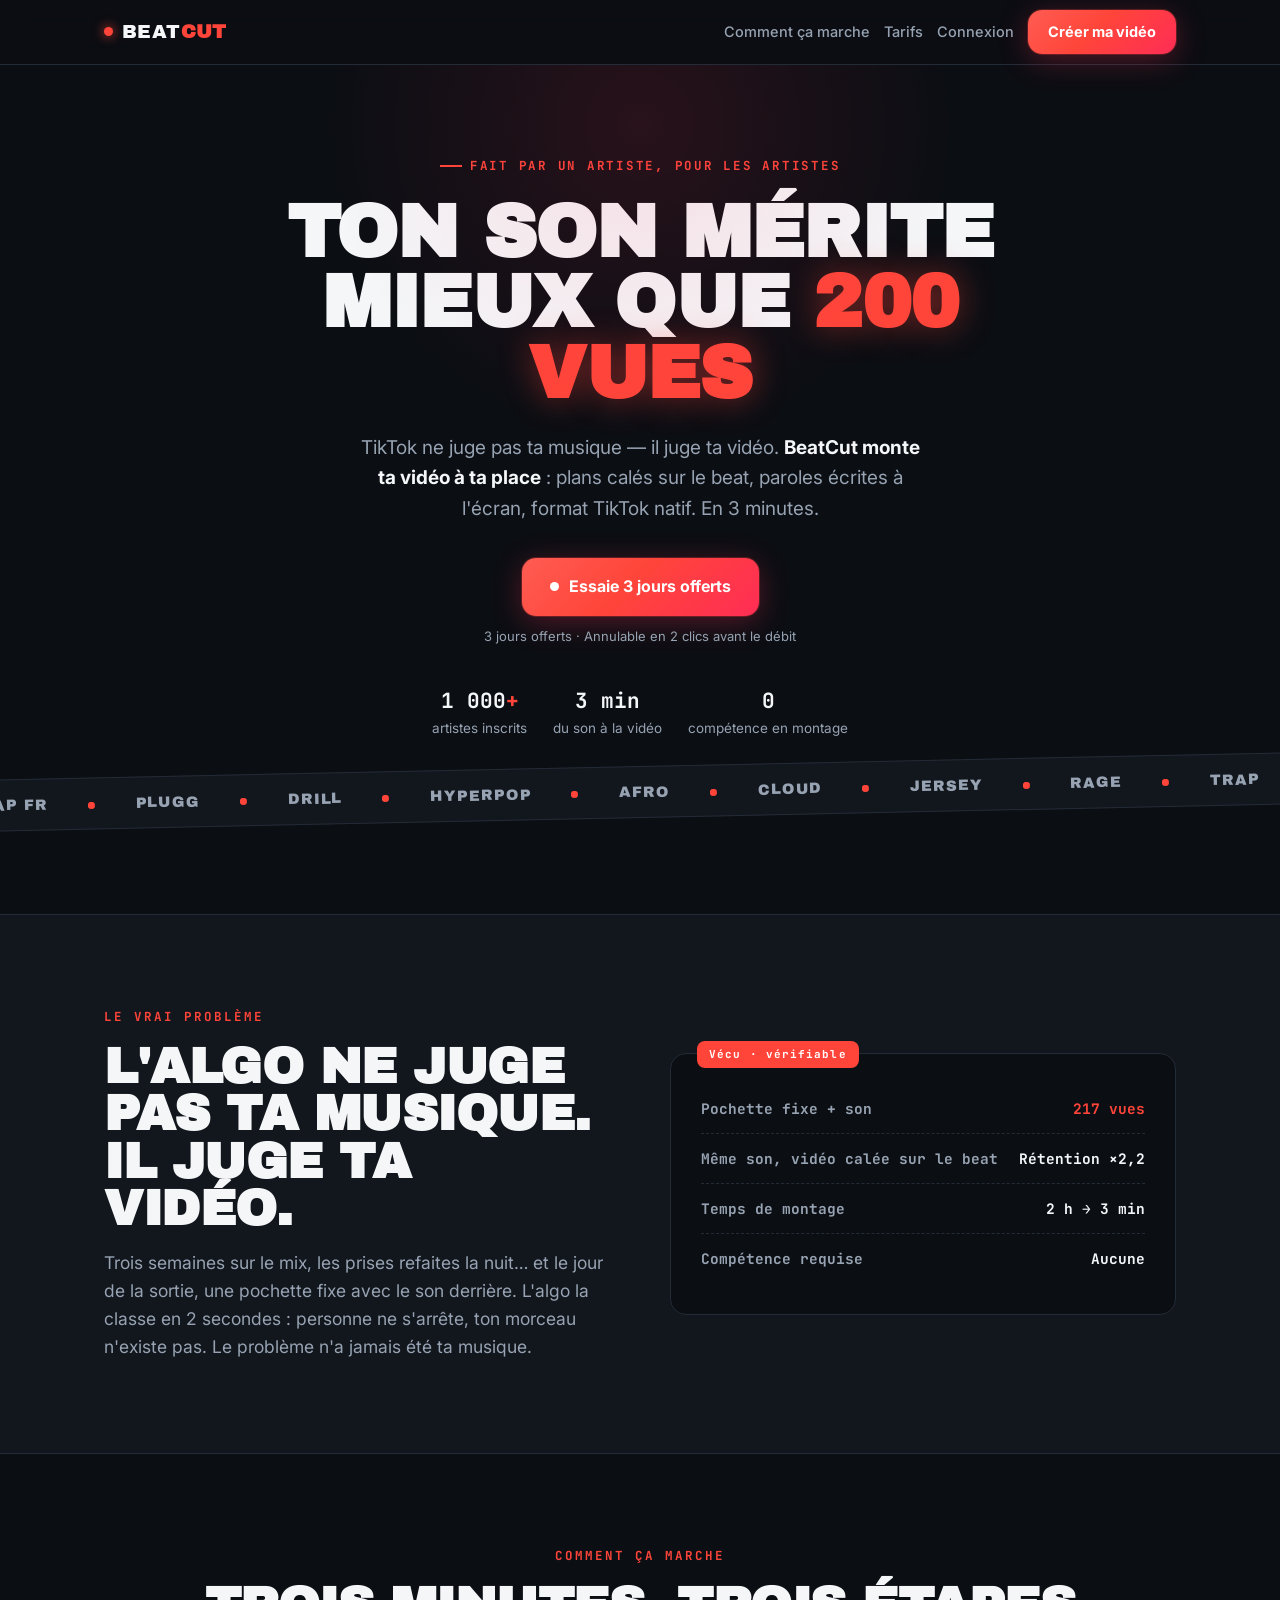
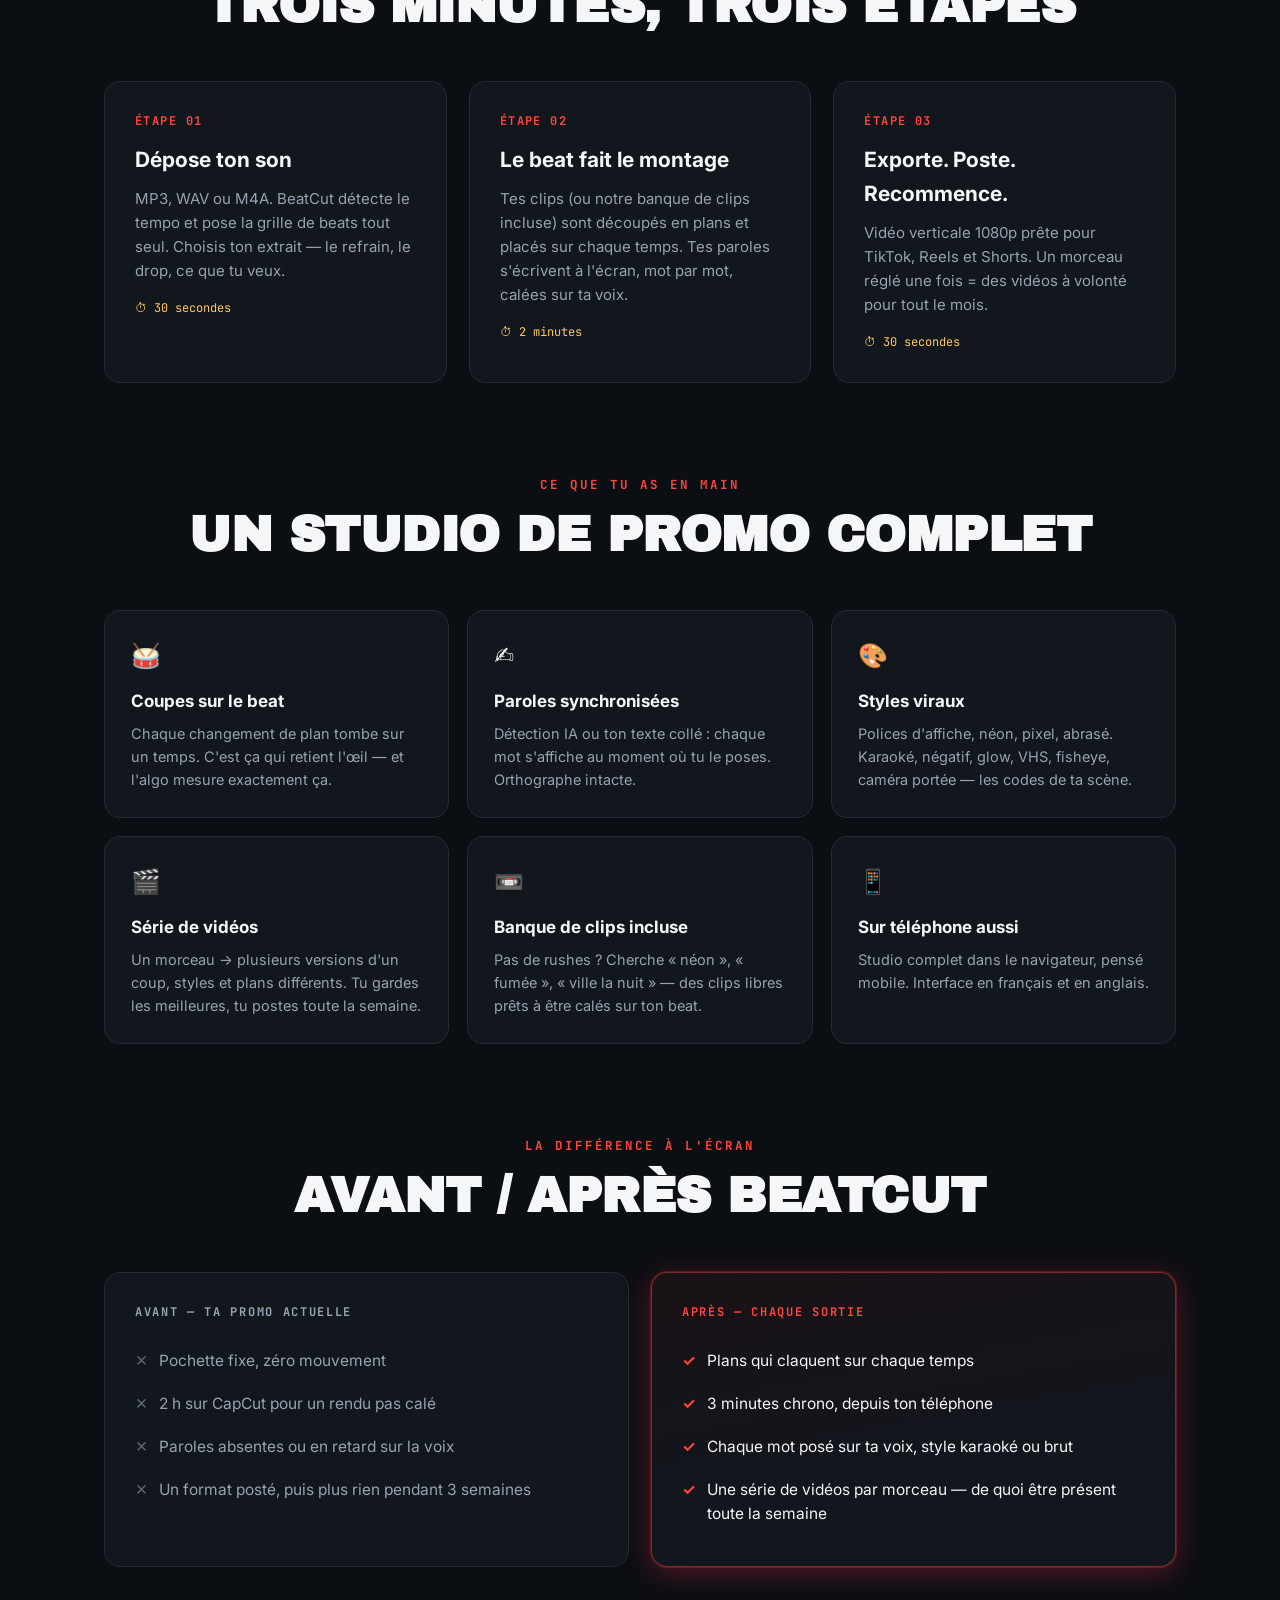
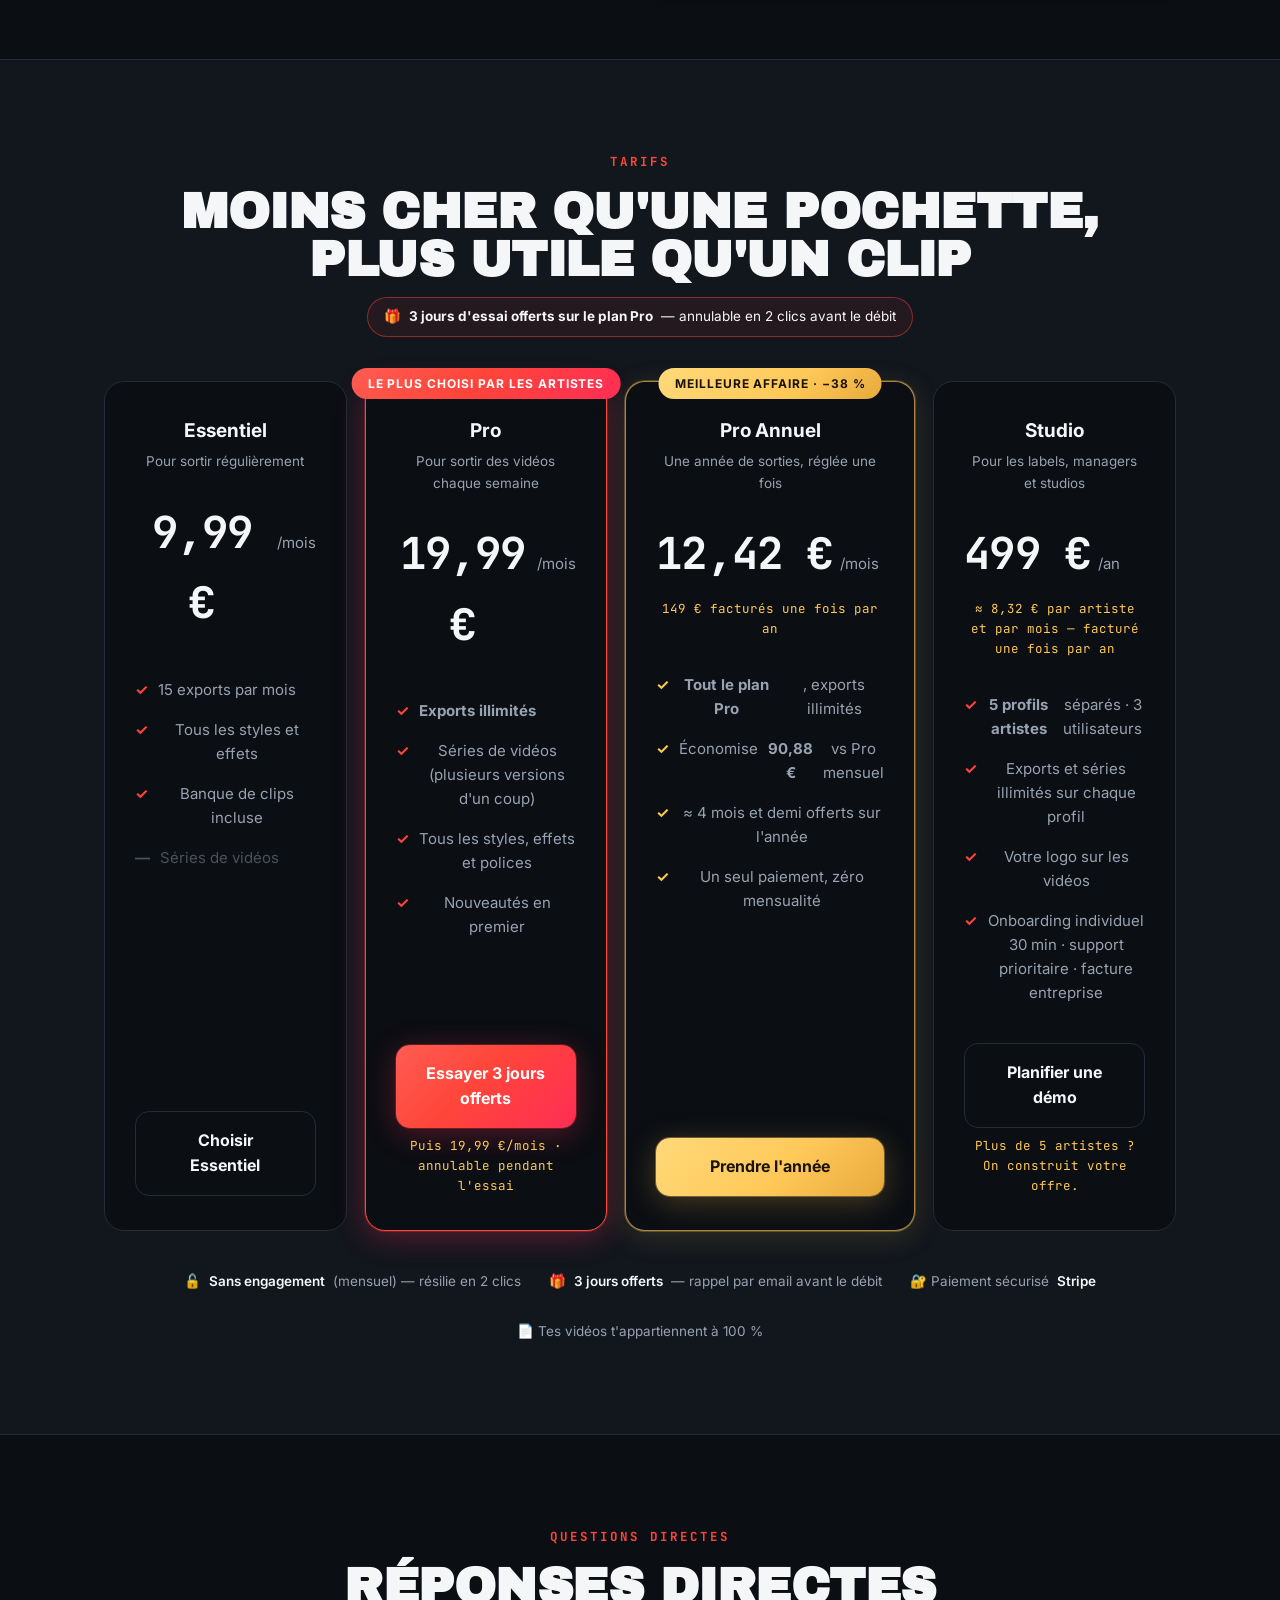
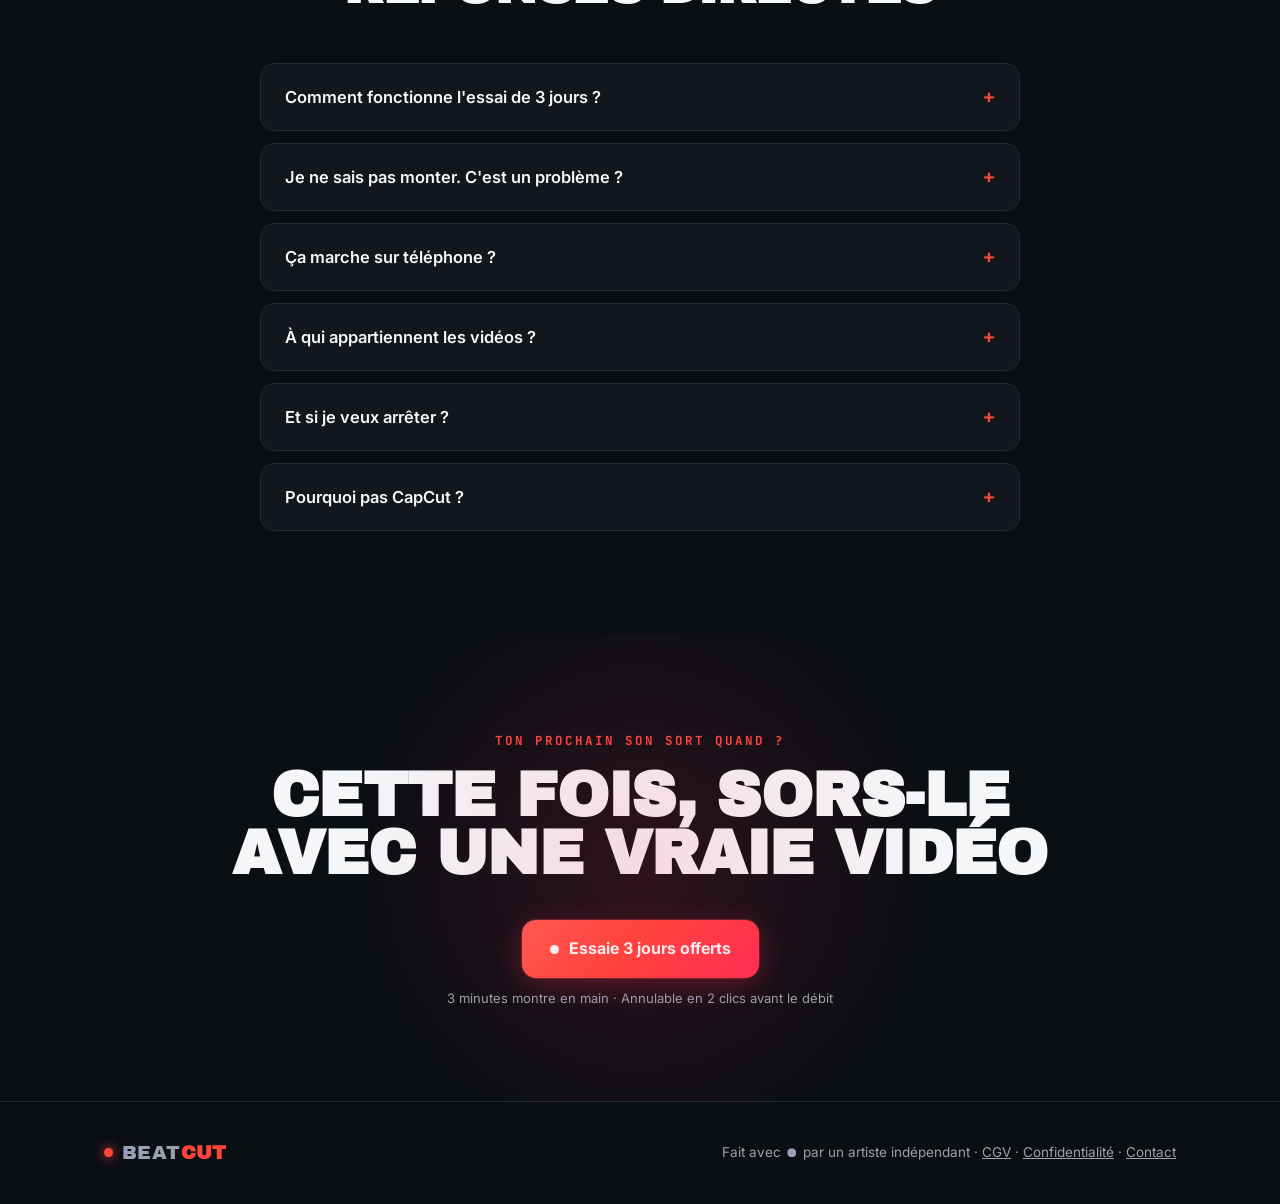
<file: frontend/public/landing-v2-backup.html>
<!DOCTYPE html>
<html lang="fr">
<head>
<meta charset="UTF-8">
<meta name="viewport" content="width=device-width, initial-scale=1.0">
<title>BeatCut — Ton son. Un mois de vidéos.</title>
<meta name="description" content="Dépose ton morceau : BeatCut détecte le tempo, monte tes clips sur le beat et écrit tes paroles à l'écran. 3 jours d'essai offerts — annulable en 2 clics.">
<meta property="og:title" content="BeatCut — Ton son. Un mois de vidéos.">
<meta property="og:description" content="L'outil des artistes : un son → une vidéo TikTok calée sur le beat, en 3 minutes.">
<meta property="og:type" content="website">
<meta property="og:url" content="https://beat-cut.com">
<link rel="preconnect" href="https://fonts.googleapis.com">
<link rel="preconnect" href="https://fonts.gstatic.com" crossorigin>
<link href="https://fonts.googleapis.com/css2?family=Archivo+Black&family=Inter:wght@400;500;600;700&family=JetBrains+Mono:wght@500;700&display=swap" rel="stylesheet">
<style>
/* ============================================================
   BEATCUT LANDING — Nuit de studio · Rouge REC · Or comptable
   Display: Archivo Black · Body: Inter · Timecodes: JetBrains Mono
============================================================ */
:root{
  --ink:#0B0E13; --panel:#12161D; --panel2:#171C25; --line:#232B36;
  --text:#F4F6F8; --muted:#97A3B2;
  --rec:#FF453A; --berry:#FF2D55;
  --gold:#FFC959;
  --grad:linear-gradient(135deg,#FF5C52,var(--rec) 45%,var(--berry));
  --glow:0 0 0 1px rgba(255,69,58,.25),0 6px 30px rgba(255,45,85,.30);
  --r:16px;
}
*{margin:0;padding:0;box-sizing:border-box}
html{scroll-behavior:smooth}
body{background:var(--ink);color:var(--text);font-family:Inter,system-ui,sans-serif;font-size:16px;line-height:1.6;-webkit-font-smoothing:antialiased;overflow-x:hidden}
::selection{background:var(--rec);color:#fff}
img{max-width:100%}
a{color:inherit;text-decoration:none}
.mono{font-family:'JetBrains Mono',monospace}
html{-webkit-text-size-adjust:100%}
html,body{overflow-x:hidden}
.wrap{max-width:1120px;margin:0 auto;padding:0 24px}
.disp{font-family:'Archivo Black',sans-serif;text-transform:uppercase;line-height:.95;letter-spacing:-.01em}

/* ---------- Boutons ---------- */
.btn{display:inline-flex;align-items:center;gap:10px;font-weight:700;font-size:16px;padding:16px 28px;border-radius:14px;border:none;cursor:pointer;transition:transform .15s,box-shadow .2s;font-family:Inter}
.btn.rec{background:var(--grad);color:#fff;box-shadow:var(--glow)}
.btn.rec:hover{transform:translateY(-2px);box-shadow:0 0 0 1px rgba(255,69,58,.4),0 10px 40px rgba(255,45,85,.45)}
.btn.rec:active{transform:scale(.98)}
.btn.ghost{background:transparent;color:var(--text);border:1px solid var(--line)}
.btn.ghost:hover{border-color:var(--rec)}
.btn .dot{width:9px;height:9px;border-radius:50%;background:#fff;animation:blink 1.6s infinite}
@keyframes blink{50%{opacity:.35}}
.under{display:block;margin-top:10px;font-size:13px;color:var(--muted)}

/* ---------- Nav ---------- */
nav{position:sticky;top:0;z-index:100;background:rgba(11,14,19,.82);backdrop-filter:blur(14px);border-bottom:1px solid var(--line)}
.nav-in{display:flex;align-items:center;justify-content:space-between;height:64px}
.logo{display:flex;align-items:center;gap:9px;font-family:'Archivo Black';font-size:19px;letter-spacing:.02em}
.logo i{width:9px;height:9px;border-radius:50%;background:var(--rec);box-shadow:0 0 12px var(--rec);animation:blink 2.2s infinite}
.logo b{color:var(--rec)}
.nav-r{display:flex;gap:14px;align-items:center}
.nav-r a.plain{color:var(--muted);font-size:14.5px;font-weight:500}
.nav-r a.plain:hover{color:var(--text)}
.nav-r .btn{padding:10px 20px;font-size:14.5px}

/* ---------- Bannière promo (optionnelle, honnête) ---------- */
#promo{display:none;background:linear-gradient(90deg,#2A1214,#1E0F16);border-bottom:1px solid rgba(255,69,58,.4);text-align:center;padding:10px 16px;font-size:14px}
#promo b{color:var(--gold)}

/* ---------- HÉRO ---------- */
.hero{position:relative;padding:84px 0 70px;overflow:hidden}
.hero::before{content:'';position:absolute;top:-46%;left:50%;transform:translateX(-50%);width:900px;height:900px;background:radial-gradient(closest-side,rgba(255,45,85,.12),transparent 70%);pointer-events:none}
.hero-in{display:flex;justify-content:center;text-align:center}
.hero-center{max-width:780px}
.hero-center .kicker{justify-content:center}
.hero-center p.lead{margin-left:auto;margin-right:auto;max-width:560px}
.hero-center .proof{justify-content:center}
.kicker{display:inline-flex;align-items:center;gap:8px;font-family:'JetBrains Mono';font-size:12.5px;font-weight:700;letter-spacing:.14em;color:var(--rec);text-transform:uppercase;margin-bottom:22px}
.kicker::before{content:'';width:22px;height:2px;background:var(--rec)}
h1{font-size:clamp(42px,6.2vw,74px)}
h1 .hit{color:var(--rec);text-shadow:0 0 34px rgba(255,69,58,.45)}
.hero p.lead{margin:24px auto 34px;font-size:19px;color:var(--muted);max-width:560px}
.hero p.lead b{color:var(--text)}
.proof{display:flex;gap:26px;margin-top:38px;flex-wrap:wrap}
.proof div{font-size:13.5px;color:var(--muted)}
.proof b{display:block;font-family:'JetBrains Mono';font-size:21px;font-weight:700;color:var(--text)}
.proof b em{font-style:normal;color:var(--rec)}

/* ---------- Ticker ---------- */
.ticker{border-top:1px solid var(--line);border-bottom:1px solid var(--line);background:var(--panel);overflow:hidden;transform:rotate(-1.2deg);margin:26px -20px;padding:13px 0}
.ticker-in{display:flex;gap:38px;white-space:nowrap;animation:tick 26s linear infinite;width:max-content}
.ticker-in span{font-family:'Archivo Black';font-size:15px;text-transform:uppercase;letter-spacing:.06em;color:var(--muted)}
.ticker-in span::after{content:'⏺';color:var(--rec);margin-left:38px;font-size:11px}
@keyframes tick{to{transform:translateX(-50%)}}

/* ---------- Sections ---------- */
section{padding:92px 0}
.sec-head{text-align:center}
.sec-head .sub{margin-left:auto;margin-right:auto}
.eyebrow{font-family:'JetBrains Mono';font-size:12.5px;font-weight:700;letter-spacing:.16em;text-transform:uppercase;color:var(--rec);margin-bottom:16px}
h2{font-size:clamp(30px,4.4vw,50px)}
.sub{color:var(--muted);font-size:17.5px;margin-top:16px;max-width:640px}

/* Problème */
.pain{background:var(--panel);border-top:1px solid var(--line);border-bottom:1px solid var(--line)}
.pain-in{display:grid;grid-template-columns:1fr 1fr;gap:60px;align-items:center}
.views{font-family:'JetBrains Mono';font-weight:700;background:var(--ink);border:1px solid var(--line);border-radius:var(--r);padding:30px;position:relative}
.views .row{display:flex;justify-content:space-between;padding:13px 0;border-bottom:1px dashed var(--line);font-size:14.5px;color:var(--muted)}
.views .row:last-child{border:none}
.views .row b{color:var(--text)}
.views .row.bad b{color:var(--rec)}
.views .tag{position:absolute;top:-13px;left:26px;background:var(--rec);color:#fff;font-size:11px;letter-spacing:.1em;padding:5px 12px;border-radius:8px}

/* 3 étapes — vraie séquence, numéros mérités */
.steps{display:grid;grid-template-columns:repeat(3,1fr);gap:22px;margin-top:52px}
.step{background:var(--panel);border:1px solid var(--line);border-radius:var(--r);padding:30px;position:relative;transition:transform .18s,border-color .18s}
.step:hover{transform:translateY(-4px);border-color:rgba(255,69,58,.4)}
.step .n{font-family:'JetBrains Mono';font-size:12px;font-weight:700;color:var(--rec);letter-spacing:.12em}
.step h3{font-size:21px;margin:12px 0 10px;font-weight:700}
.step p{color:var(--muted);font-size:15px}
.step .t{font-family:'JetBrains Mono';font-size:12px;color:var(--gold);margin-top:16px;display:block}

/* Features */
.feats{display:grid;grid-template-columns:repeat(3,1fr);gap:18px;margin-top:52px}
.feat{background:var(--panel);border:1px solid var(--line);border-radius:var(--r);padding:26px;transition:transform .18s,border-color .18s}
.feat:hover{transform:translateY(-3px);border-color:rgba(255,69,58,.35)}
.feat .ic{font-size:24px;margin-bottom:12px}
.feat h3{font-size:17px;font-weight:700;margin-bottom:7px}
.feat p{color:var(--muted);font-size:14.5px}

/* Avant / Après */
.ba{display:grid;grid-template-columns:1fr 1fr;gap:22px;margin-top:52px}
.ba .side{border-radius:var(--r);border:1px solid var(--line);padding:30px;background:var(--panel)}
.ba .side.after{border-color:rgba(255,69,58,.45);background:linear-gradient(170deg,#1A1216,var(--panel) 60%);box-shadow:var(--glow)}
.ba .lab{font-family:'JetBrains Mono';font-size:12px;font-weight:700;letter-spacing:.14em;text-transform:uppercase;color:var(--muted);margin-bottom:18px}
.ba .side.after .lab{color:var(--rec)}
.ba ul{list-style:none}
.ba li{padding:9px 0;font-size:15.5px;color:var(--muted);display:flex;gap:11px}
.ba li::before{content:'✕';color:#5B6674;font-weight:700}
.ba .after li{color:var(--text)}
.ba .after li::before{content:'✓';color:var(--rec)}

/* Preuve */





/* ---------- PRICING ---------- */
.pricing{background:var(--panel);border-top:1px solid var(--line);border-bottom:1px solid var(--line)}



.plans{display:grid;grid-template-columns:repeat(4,1fr);gap:18px;margin-top:44px;align-items:stretch}
.plan{background:var(--ink);border:1px solid var(--line);border-radius:20px;padding:34px 30px;display:flex;flex-direction:column;position:relative}
.plan.star{border-color:var(--rec);box-shadow:var(--glow);transform:scale(1.03)}
.plan.gold{border-color:rgba(255,201,89,.65);box-shadow:0 0 0 1px rgba(255,201,89,.25),0 6px 30px rgba(255,201,89,.14)}
.plan.gold .badge{background:linear-gradient(135deg,#FFD97A,var(--gold) 60%,#E8A93C);color:#1A1204}
.plan.gold li::before{color:var(--gold)}
.plan .peryear{font-family:'JetBrains Mono';font-size:12.5px;color:var(--gold);margin-top:4px;min-height:18px}
.plan .badge{position:absolute;top:-14px;left:50%;transform:translateX(-50%);background:var(--grad);color:#fff;font-size:12px;font-weight:700;letter-spacing:.08em;text-transform:uppercase;padding:6px 16px;border-radius:20px;white-space:nowrap}
.plan h3{font-size:19px;font-weight:700}
.plan .for{color:var(--muted);font-size:13.5px;margin-top:5px;min-height:20px}
.price{margin:24px 0 6px;display:flex;align-items:baseline;gap:8px}
.price b{font-family:'JetBrains Mono';font-size:44px;font-weight:700;letter-spacing:-.02em}
.price span{color:var(--muted);font-size:15px}


.plan ul{list-style:none;margin:26px 0 30px;flex:1}
.plan li{padding:8px 0;font-size:15px;color:var(--muted);display:flex;gap:10px}
.plan li::before{content:'✓';color:var(--rec);font-weight:700}
.plan li.no{opacity:.45}
.plan li.no::before{content:'—';color:var(--muted)}
.plan .btn{justify-content:center}
.assure{display:flex;gap:28px;justify-content:center;margin-top:40px;flex-wrap:wrap}
.assure div{font-size:13.5px;color:var(--muted);display:flex;align-items:center;gap:8px}
.assure b{color:var(--text);font-weight:600}

/* FAQ */
.faq{max-width:760px;margin:52px auto 0}
.qa{border:1px solid var(--line);border-radius:14px;background:var(--panel);margin-bottom:12px;overflow:hidden}
.qa button{width:100%;text-align:left;background:none;border:none;color:var(--text);font-family:Inter;font-size:16.5px;font-weight:600;padding:20px 24px;cursor:pointer;display:flex;justify-content:space-between;align-items:center;gap:16px}
.qa button::after{content:'+';font-family:'JetBrains Mono';font-size:20px;color:var(--rec);transition:transform .2s}
.qa.open button::after{transform:rotate(45deg)}
.qa .a{max-height:0;overflow:hidden;transition:max-height .3s ease;color:var(--muted);font-size:15.5px}
.qa.open .a{max-height:260px}
.qa .a div{padding:0 24px 22px}

/* CTA final */
.final{text-align:center;position:relative;overflow:hidden}
.final::before{content:'';position:absolute;left:50%;top:50%;transform:translate(-50%,-50%);width:820px;height:820px;background:radial-gradient(closest-side,rgba(255,45,85,.14),transparent 70%);pointer-events:none}
.final h2{font-size:clamp(34px,5.4vw,62px)}
.final .btn{margin-top:36px}

footer{border-top:1px solid var(--line);padding:36px 0;color:var(--muted);font-size:13.5px}
.foot{display:flex;justify-content:space-between;align-items:center;gap:18px;flex-wrap:wrap}

/* Sticky CTA mobile */
#sticky{position:fixed;left:0;right:0;bottom:0;z-index:90;padding:12px 16px calc(12px + env(safe-area-inset-bottom));background:rgba(11,14,19,.9);backdrop-filter:blur(12px);border-top:1px solid var(--line);display:none}
#sticky .btn{width:100%;justify-content:center;padding:15px}

/* Reveal on scroll */
.rv{opacity:0;transform:translateY(22px);transition:opacity .6s ease,transform .6s ease}
.rv.in{opacity:1;transform:none}

/* ---------- Responsive ---------- */
@media (max-width:920px){
  .hero{padding:56px 0 50px}
  .pain-in{grid-template-columns:1fr;gap:40px}
  .steps,.feats{grid-template-columns:1fr}
  .ba,.quotes{grid-template-columns:1fr}
  .plans{grid-template-columns:1fr 1fr;gap:18px}
  .plan.star{transform:none}
  section{padding:66px 0}
  #sticky{display:block}
  footer{padding-bottom:96px}
}
@media (max-width:600px){
  .plans{grid-template-columns:1fr;gap:26px}
  /* --- nav compacte : logo + Connexion + CTA, plus aucun débordement --- */
  .nav-in{height:58px;gap:8px}
  .logo{flex-shrink:0}
  .logo span{font-size:17px}
  .nav-r{gap:12px;flex-shrink:0}
  .nav-r a.plain{display:none}
  .nav-r a.plain[href="/login"]{display:inline;white-space:nowrap;font-size:13.5px}
  .nav-r .btn{padding:9px 14px;font-size:13.5px;white-space:nowrap;border-radius:10px}
  /* --- hero : titre calibré, CTA pleine largeur, un seul CTA visible --- */
  .hero{padding:44px 0 44px}
  h1{font-size:clamp(34px,10.5vw,42px)}
  .disp{overflow-wrap:break-word}
  .hero p.lead{font-size:16px;margin:18px auto 26px}
  .hero .btn{width:100%;justify-content:center;padding:16px}
  .kicker{font-size:11px;letter-spacing:.12em}
  .kicker::before{display:none}
  .proof{gap:18px;margin-top:28px;justify-content:center}
  .proof b{font-size:18px}
  section{padding:54px 0}
  h2.disp{font-size:clamp(26px,7.6vw,34px)}
  .btn{font-size:15px}
}
@media (prefers-reduced-motion:reduce){
  *,.ticker-in{animation:none!important;transition:none!important}
  .rv{opacity:1;transform:none}
}
</style>
</head>
<body>

<div id="promo"><b>-10 %</b> avec le code <b class="mono" id="promoCode">TIKTOK10</b> — pour ceux qui viennent de TikTok ⏺</div>

<nav>
  <div class="wrap nav-in">
    <a class="logo" href="#"><i></i><span>BEAT<b>CUT</b></span></a>
    <div class="nav-r">
      <a class="plain" href="#comment">Comment ça marche</a>
      <a class="plain" href="#tarifs">Tarifs</a>
      <a class="plain" href="/login">Connexion</a>
      <a class="btn rec" href="/login">Créer ma vidéo</a>
    </div>
  </div>
</nav>

<header class="hero">
  <div class="wrap hero-in">
    <div class="hero-center">
      <div class="kicker">Fait par un artiste, pour les artistes</div>
      <h1 class="disp">Ton son mérite<br>mieux que <span class="hit">200 vues</span></h1>
      <p class="lead">TikTok ne juge pas ta musique — il juge ta vidéo. <b>BeatCut monte ta vidéo à ta place</b> : plans calés sur le beat, paroles écrites à l'écran, format TikTok natif. En 3 minutes.</p>
      <a class="btn rec" href="/login"><span class="dot"></span>Essaie 3 jours offerts</a>
      <span class="under">3 jours offerts · Annulable en 2 clics avant le débit</span>
      <div class="proof">
        <div><b>1 000<em>+</em></b>artistes inscrits</div>
        <div><b>3 min</b>du son à la vidéo</div>
        <div><b>0</b>compétence en montage</div>
      </div>
    </div>
  </div>
  <div class="ticker" aria-hidden="true">
    <div class="ticker-in" id="ticker">
      <span>Rap FR</span><span>Plugg</span><span>Drill</span><span>Hyperpop</span><span>Afro</span><span>Cloud</span><span>Jersey</span><span>Rage</span><span>Trap</span><span>Shatta</span>
    </div>
  </div>
</header>

<section class="pain">
  <div class="wrap pain-in">
    <div class="rv">
      <div class="eyebrow">Le vrai problème</div>
      <h2 class="disp">L'algo ne juge pas ta musique.<br>Il juge ta vidéo.</h2>
      <p class="sub">Trois semaines sur le mix, les prises refaites la nuit… et le jour de la sortie, une pochette fixe avec le son derrière. L'algo la classe en 2 secondes : personne ne s'arrête, ton morceau n'existe pas. Le problème n'a jamais été ta musique.</p>
    </div>
    <div class="views rv">
      <div class="tag">Vécu · vérifiable</div>
      <div class="row bad"><span>Pochette fixe + son</span><b>217 vues</b></div>
      <div class="row"><span>Même son, vidéo calée sur le beat</span><b>Rétention ×2,2</b></div>
      <div class="row"><span>Temps de montage</span><b>2 h → 3 min</b></div>
      <div class="row"><span>Compétence requise</span><b>Aucune</b></div>
    </div>
  </div>
</section>

<section id="comment">
  <div class="wrap">
    <div class="rv sec-head">
      <div class="eyebrow">Comment ça marche</div>
      <h2 class="disp">Trois minutes, trois étapes</h2>
    </div>
    <div class="steps">
      <div class="step rv">
        <div class="n mono">ÉTAPE 01</div>
        <h3>Dépose ton son</h3>
        <p>MP3, WAV ou M4A. BeatCut détecte le tempo et pose la grille de beats tout seul. Choisis ton extrait — le refrain, le drop, ce que tu veux.</p>
        <span class="t mono">⏱ 30 secondes</span>
      </div>
      <div class="step rv">
        <div class="n mono">ÉTAPE 02</div>
        <h3>Le beat fait le montage</h3>
        <p>Tes clips (ou notre banque de clips incluse) sont découpés en plans et placés sur chaque temps. Tes paroles s'écrivent à l'écran, mot par mot, calées sur ta voix.</p>
        <span class="t mono">⏱ 2 minutes</span>
      </div>
      <div class="step rv">
        <div class="n mono">ÉTAPE 03</div>
        <h3>Exporte. Poste. Recommence.</h3>
        <p>Vidéo verticale 1080p prête pour TikTok, Reels et Shorts. Un morceau réglé une fois = des vidéos à volonté pour tout le mois.</p>
        <span class="t mono">⏱ 30 secondes</span>
      </div>
    </div>
  </div>
</section>

<section style="padding-top:0">
  <div class="wrap">
    <div class="rv sec-head">
      <div class="eyebrow">Ce que tu as en main</div>
      <h2 class="disp">Un studio de promo complet</h2>
    </div>
    <div class="feats">
      <div class="feat rv"><div class="ic">🥁</div><h3>Coupes sur le beat</h3><p>Chaque changement de plan tombe sur un temps. C'est ça qui retient l'œil — et l'algo mesure exactement ça.</p></div>
      <div class="feat rv"><div class="ic">✍️</div><h3>Paroles synchronisées</h3><p>Détection IA ou ton texte collé : chaque mot s'affiche au moment où tu le poses. Orthographe intacte.</p></div>
      <div class="feat rv"><div class="ic">🎨</div><h3>Styles viraux</h3><p>Polices d'affiche, néon, pixel, abrasé. Karaoké, négatif, glow, VHS, fisheye, caméra portée — les codes de ta scène.</p></div>
      <div class="feat rv"><div class="ic">🎬</div><h3>Série de vidéos</h3><p>Un morceau → plusieurs versions d'un coup, styles et plans différents. Tu gardes les meilleures, tu postes toute la semaine.</p></div>
      <div class="feat rv"><div class="ic">📼</div><h3>Banque de clips incluse</h3><p>Pas de rushes ? Cherche « néon », « fumée », « ville la nuit » — des clips libres prêts à être calés sur ton beat.</p></div>
      <div class="feat rv"><div class="ic">📱</div><h3>Sur téléphone aussi</h3><p>Studio complet dans le navigateur, pensé mobile. Interface en français et en anglais.</p></div>
    </div>
  </div>
</section>

<section style="padding-top:0">
  <div class="wrap">
    <div class="rv sec-head">
      <div class="eyebrow">La différence à l'écran</div>
      <h2 class="disp">Avant / Après BeatCut</h2>
    </div>
    <div class="ba">
      <div class="side rv">
        <div class="lab">Avant — ta promo actuelle</div>
        <ul>
          <li>Pochette fixe, zéro mouvement</li>
          <li>2 h sur CapCut pour un rendu pas calé</li>
          <li>Paroles absentes ou en retard sur la voix</li>
          <li>Un format posté, puis plus rien pendant 3 semaines</li>
        </ul>
      </div>
      <div class="side after rv">
        <div class="lab">Après — chaque sortie</div>
        <ul>
          <li>Plans qui claquent sur chaque temps</li>
          <li>3 minutes chrono, depuis ton téléphone</li>
          <li>Chaque mot posé sur ta voix, style karaoké ou brut</li>
          <li>Une série de vidéos par morceau — de quoi être présent toute la semaine</li>
        </ul>
      </div>
    </div>
  </div>
</section>



<section class="pricing" id="tarifs">
  <div class="wrap" style="text-align:center">
    <div class="rv">
      <div class="eyebrow">Tarifs</div>
      <h2 class="disp">Moins cher qu'une pochette,<br>plus utile qu'un clip</h2>
      <div style="display:inline-flex;align-items:center;gap:8px;margin-top:14px;border:1px solid rgba(255,69,58,.45);background:rgba(255,69,58,.08);border-radius:999px;padding:8px 16px;font-size:13.5px">🎁 <b>3 jours d'essai offerts sur le plan Pro</b> — annulable en 2 clics avant le débit</div>
    </div>
    <div class="plans">
      <div class="plan rv">
        <h3>Essentiel</h3>
        <div class="for">Pour sortir régulièrement</div>
        <div class="price"><b>9,99 €</b><span>/mois</span></div>
        <ul>
          <li>15 exports par mois</li>
          <li>Tous les styles et effets</li>
          <li>Banque de clips incluse</li>
          <li class="no">Séries de vidéos</li>
        </ul>
        <a class="btn ghost" href="/login">Choisir Essentiel</a>
      </div>
      <div class="plan star rv">
        <div class="badge">Le plus choisi par les artistes</div>
        <h3>Pro</h3>
        <div class="for">Pour sortir des vidéos chaque semaine</div>
        <div class="price"><b>19,99 €</b><span>/mois</span></div>
        <ul>
          <li><b>Exports illimités</b></li>
          <li>Séries de vidéos (plusieurs versions d'un coup)</li>
          <li>Tous les styles, effets et polices</li>
          <li>Nouveautés en premier</li>
        </ul>
        <a class="btn rec" href="/login" style="justify-content:center">Essayer 3 jours offerts</a>
        <div class="peryear" style="margin-top:8px">Puis 19,99 €/mois · annulable pendant l'essai</div>
      </div>
      <div class="plan gold rv">
        <div class="badge">Meilleure affaire · −38 %</div>
        <h3>Pro Annuel</h3>
        <div class="for">Une année de sorties, réglée une fois</div>
        <div class="price"><b>12,42 €</b><span>/mois</span></div>
        <div class="peryear">149 € facturés une fois par an</div>
        <ul>
          <li><b>Tout le plan Pro</b>, exports illimités</li>
          <li>Économise <b>90,88 €</b> vs Pro mensuel</li>
          <li>≈ 4 mois et demi offerts sur l'année</li>
          <li>Un seul paiement, zéro mensualité</li>
        </ul>
        <a class="btn rec" href="/login" style="justify-content:center;background:linear-gradient(135deg,#FFD97A,var(--gold) 55%,#E8A93C);color:#1A1204;box-shadow:0 0 0 1px rgba(255,201,89,.35),0 6px 30px rgba(255,201,89,.25)">Prendre l'année</a>
      </div>
      <div class="plan rv">
        <h3>Studio</h3>
        <div class="for">Pour les labels, managers et studios</div>
        <div class="price"><b>499 €</b><span>/an</span></div>
        <div class="peryear">≈ 8,32 € par artiste et par mois — facturé une fois par an</div>
        <ul>
          <li><b>5 profils artistes</b> séparés · 3 utilisateurs</li>
          <li>Exports et séries illimités sur chaque profil</li>
          <li>Votre logo sur les vidéos</li>
          <li>Onboarding individuel 30 min · support prioritaire · facture entreprise</li>
        </ul>
        <a class="btn ghost" href="mailto:jules.beatcut@gmail.com?subject=D%C3%A9mo%20BeatCut%20Studio">Planifier une démo</a>
        <div class="peryear" style="margin-top:8px">Plus de 5 artistes ? On construit votre offre.</div>
      </div>
    </div>
    <div class="assure rv">
      <div>🔓 <b>Sans engagement</b> (mensuel) — résilie en 2 clics</div>
      <div>🎁 <b>3 jours offerts</b> — rappel par email avant le débit</div>
      <div>🔐 Paiement sécurisé <b>Stripe</b></div>
      <div>📄 Tes vidéos t'appartiennent à 100 %</div>
    </div>
  </div>
</section>

<section>
  <div class="wrap">
    <div class="rv" style="text-align:center">
      <div class="eyebrow">Questions directes</div>
      <h2 class="disp">Réponses directes</h2>
    </div>
    <div class="faq">
      <div class="qa rv"><button onclick="qa(this)">Comment fonctionne l'essai de 3 jours ?</button>
        <div class="a"><div>Tu choisis le plan Pro, ta carte est enregistrée (paiement sécurisé Stripe) et tu as immédiatement l'accès complet pendant 3 jours. On t'envoie un rappel par email avant le débit, et tu peux annuler en 2 clics jusqu'au dernier moment — si tu annules pendant l'essai, rien n'est débité.</div></div></div>
      <div class="qa rv"><button onclick="qa(this)">Je ne sais pas monter. C'est un problème ?</button>
        <div class="a"><div>C'est exactement pour toi. Tu déposes ton son, le tempo et les plans se règlent seuls. La seule décision que tu prends, c'est le style — et il y a des presets.</div></div></div>
      <div class="qa rv"><button onclick="qa(this)">Ça marche sur téléphone ?</button>
        <div class="a"><div>Oui, le studio complet tourne dans le navigateur du téléphone (Chrome ou Safari — pas le navigateur intégré de TikTok, qui bloque les téléchargements de vidéos).</div></div></div>
      <div class="qa rv"><button onclick="qa(this)">À qui appartiennent les vidéos ?</button>
        <div class="a"><div>À toi, entièrement, usage commercial compris. BeatCut ne pose aucun droit sur ton contenu et n'ajoute aucun watermark sur tes vidéos.</div></div></div>
      <div class="qa rv"><button onclick="qa(this)">Et si je veux arrêter ?</button>
        <div class="a"><div>Résiliation en 2 clics depuis ton compte, effective à la fin de la période payée. Pas de mail à envoyer, pas de rétention forcée.</div></div></div>
      <div class="qa rv"><button onclick="qa(this)">Pourquoi pas CapCut ?</button>
        <div class="a"><div>CapCut est un excellent éditeur généraliste — si tu as 2 h et l'œil pour caler chaque coupe à la main. BeatCut fait une seule chose : des vidéos de musique calées sur le beat, automatiquement. C'est l'outil de l'artiste pressé, pas celui du monteur.</div></div></div>
    </div>
  </div>
</section>

<section class="final">
  <div class="wrap rv">
    <div class="eyebrow" style="justify-content:center;display:inline-flex">Ton prochain son sort quand ?</div>
    <h2 class="disp">Cette fois, sors-le<br>avec une vraie vidéo</h2>
    <a class="btn rec" href="/login"><span class="dot"></span>Essaie 3 jours offerts</a>
    <span class="under">3 minutes montre en main · Annulable en 2 clics avant le débit</span>
  </div>
</section>

<footer>
  <div class="wrap foot">
    <a class="logo" href="#"><i></i><span>BEAT<b>CUT</b></span></a>
    <div>Fait avec ⏺ par un artiste indépendant · <a href="/cgv" style="text-decoration:underline">CGV</a> · <a href="/confidentialite" style="text-decoration:underline">Confidentialité</a> · <a href="/contact" style="text-decoration:underline">Contact</a></div>
  </div>
</footer>

<div id="sticky"><a class="btn rec" href="/login"><span class="dot"></span>Essaie 3 jours offerts</a></div>

<script>
/* ---------- Ticker : dupliquer pour boucler ---------- */
(function(){const t=document.getElementById('ticker');t.innerHTML+=t.innerHTML;})();

/* ---------- FAQ ---------- */
function qa(btn){ btn.parentElement.classList.toggle('open'); }

/* ---------- Reveal au scroll ---------- */
(function(){
  const io=new IntersectionObserver(es=>es.forEach(e=>{if(e.isIntersecting){e.target.classList.add('in');io.unobserve(e.target);}}),{threshold:.12});
  document.querySelectorAll('.rv').forEach(el=>io.observe(el));
})();

/* ---------- CTA sticky : ne s'affiche qu'une fois le CTA du hero hors écran (évite le doublon) ---------- */
(function(){
  const st=document.getElementById('sticky');
  const heroCta=document.querySelector('.hero .btn');
  if(!st||!heroCta||!('IntersectionObserver' in window)) return;
  st.style.display='none';
  new IntersectionObserver(en=>{ st.style.display=en[0].isIntersecting?'none':''; },{threshold:0}).observe(heroCta);
})();

/* ---------- Bannière promo : activable par Jules ----------
   Pour activer : décommente la ligne, mets ton vrai code actif.
   RÈGLE : jamais de fausse urgence — la bannière ne s'affiche que si un code tourne vraiment. */
// document.getElementById('promo').style.display='block';
</script>
</body>
</html>
</file>
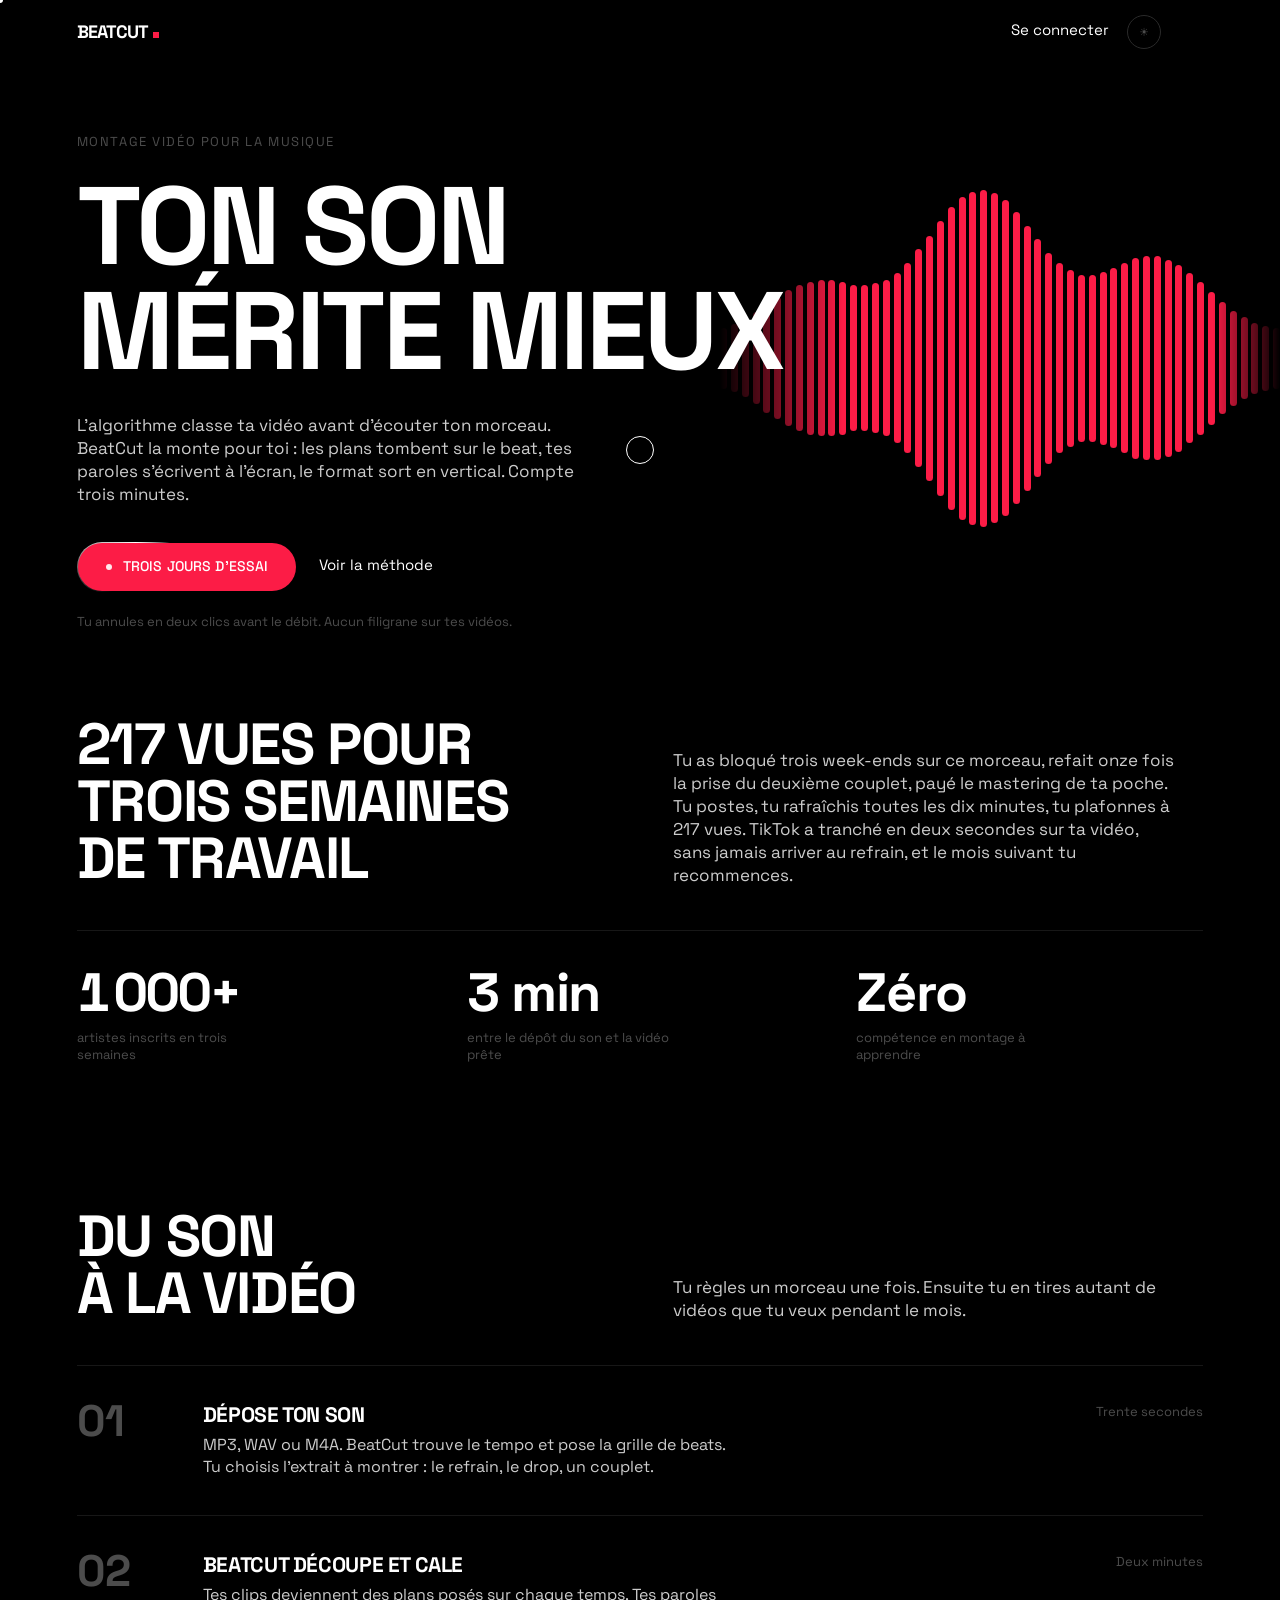
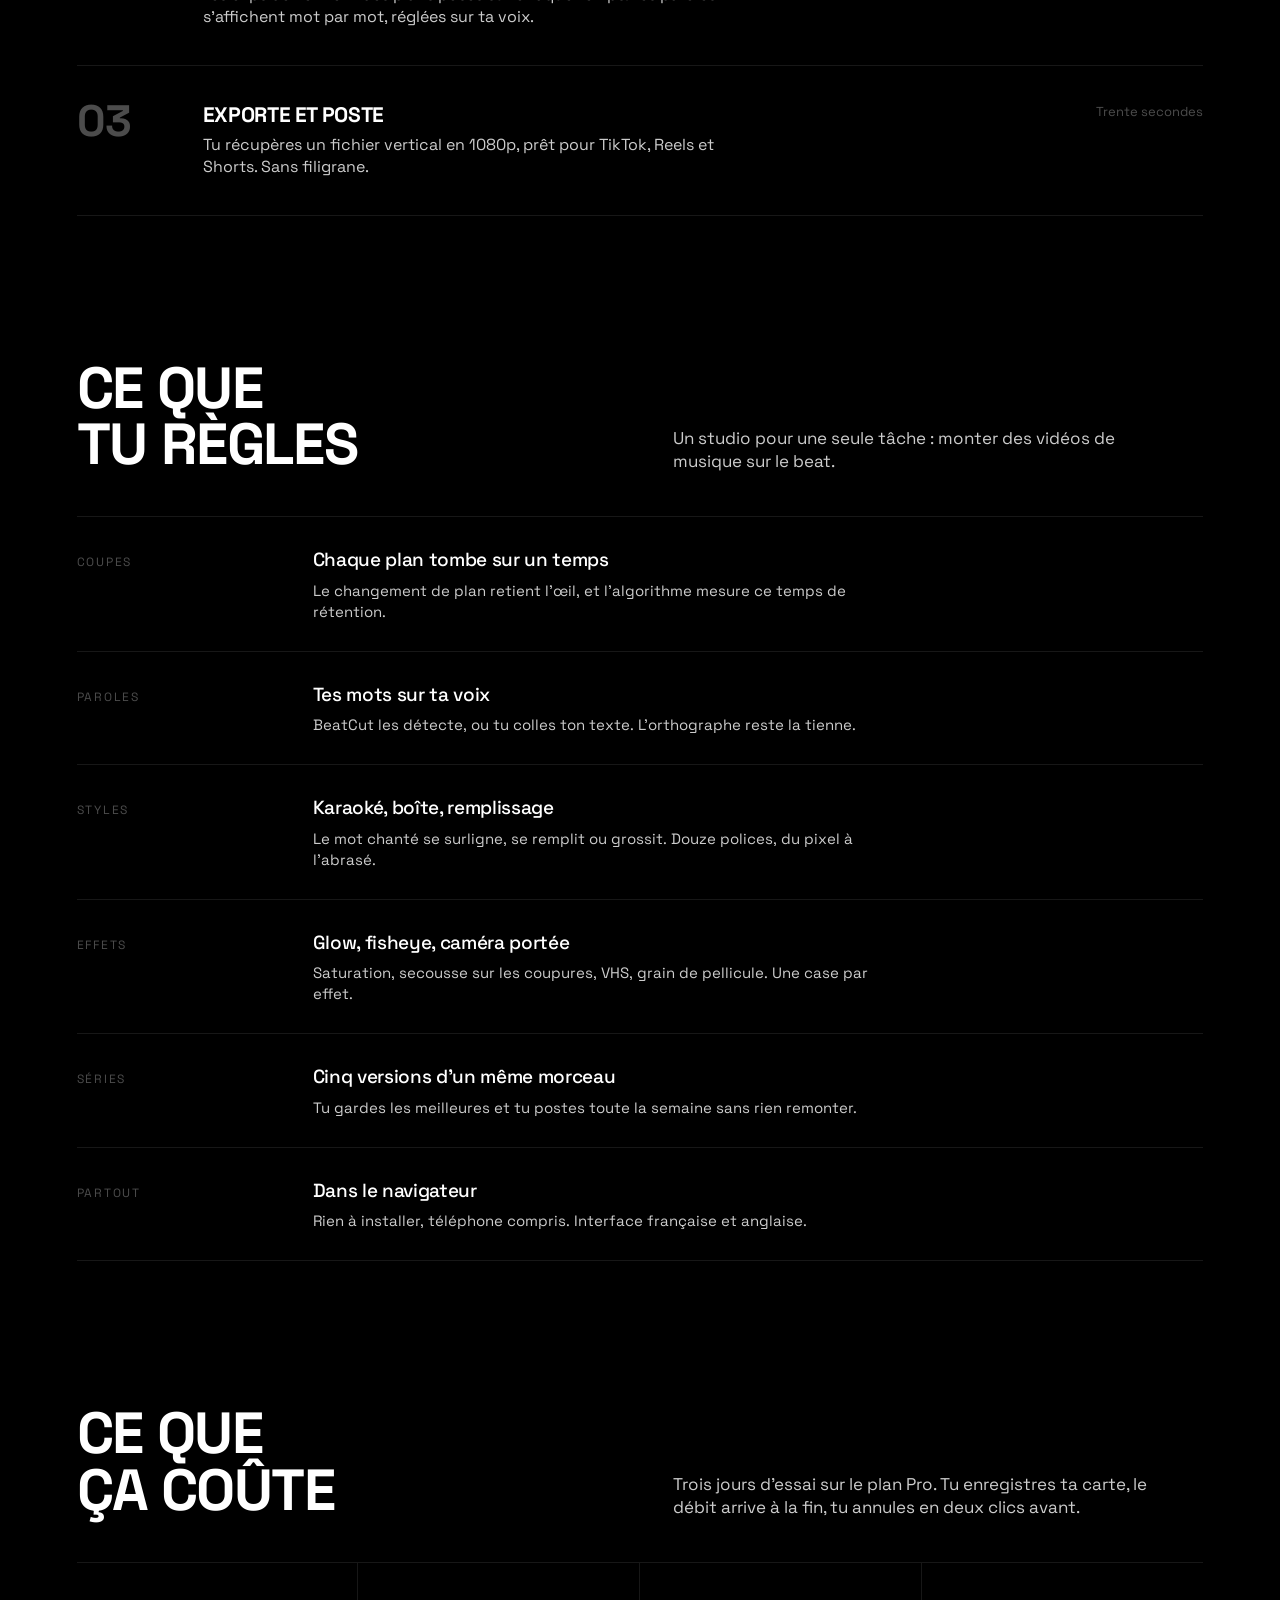
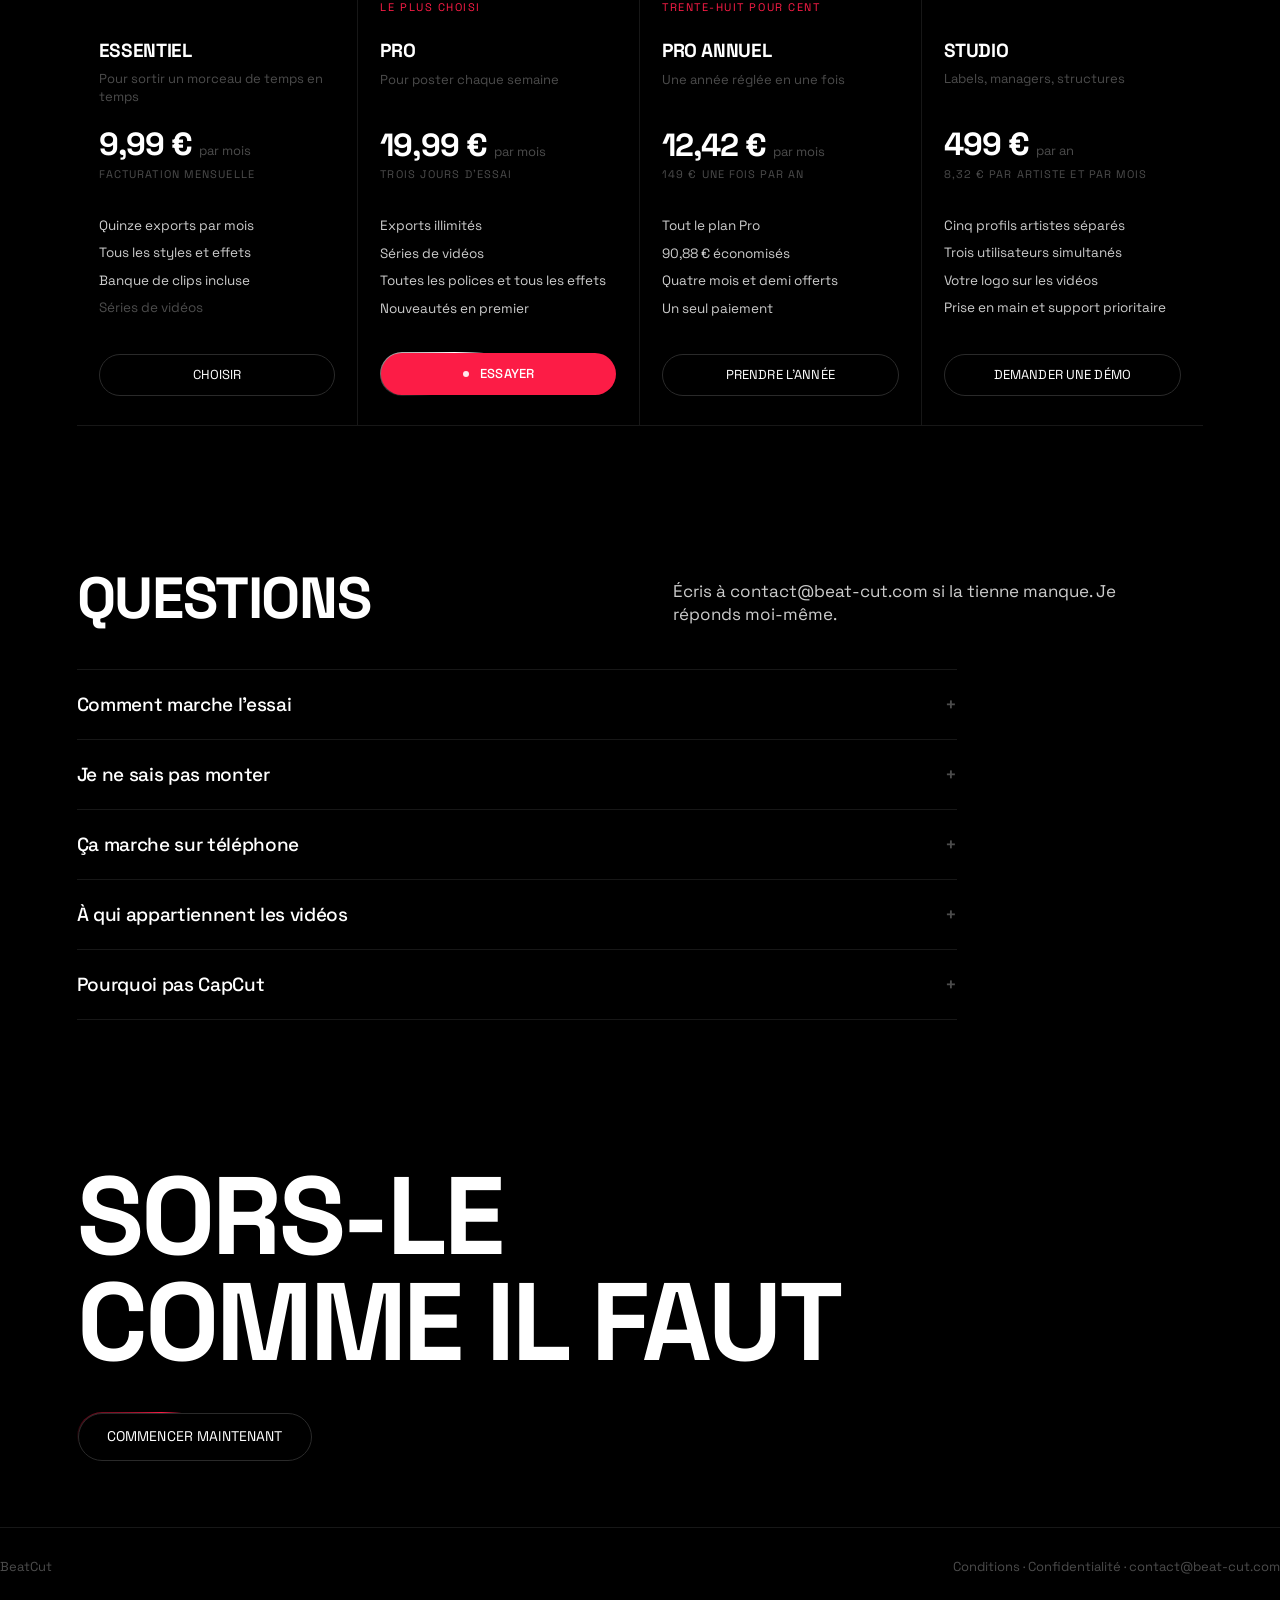
<file: frontend/public/landing.html>
<!DOCTYPE html>
<html lang="fr" data-theme="dark">
<head>
<meta charset="UTF-8">
<meta name="viewport" content="width=device-width, initial-scale=1">
<title>BeatCut — Ton son mérite mieux</title>
<meta name="description" content="Dépose ton morceau. BeatCut trouve le tempo, pose les plans sur le beat et écrit tes paroles à l'écran. Trois jours d'essai sur le plan Pro.">
<link rel="preconnect" href="https://fonts.googleapis.com"><link rel="preconnect" href="https://fonts.gstatic.com" crossorigin>
<link href="https://fonts.googleapis.com/css2?family=Space+Grotesk:wght@300;400;500;700&display=swap" rel="stylesheet">
<style>
/* ============================================================
   BEATCUT — Monument obsidienne, signal cramoisi.
   Une famille. Cinq couleurs. Une pilule rouge par écran.
   Aucune ombre. Aucun rayon hors pilules.
============================================================ */
:root{
  --void:#000; --ash:#cccccc; --frost:#ffffff; --graphite:#4c4c4c; --crimson:#fc1c46;
  --hair:#171717; --hair-2:#2a2a2a;
  --font:'Space Grotesk',ui-sans-serif,system-ui,-apple-system,sans-serif;
  --pill:9999px; --ease:cubic-bezier(.2,.7,.2,1);
  --s7:7px; --s9:9px; --s22:22px; --s29:29px; --s36:36px; --s43:43px; --s65:65px; --s72:72px; --s86:86px;
  --max:1400px;
}
[data-theme="light"]{
  --void:#ffffff; --ash:#3d3d3d; --frost:#000000; --graphite:#8a8a8a; --crimson:#e5062f;
  --hair:#e8e8e8; --hair-2:#d2d2d2;
}
*{margin:0;padding:0;box-sizing:border-box}
html{scroll-behavior:smooth;background:var(--void)}
body{background:var(--void);color:var(--ash);font-family:var(--font);font-size:16px;line-height:1.5;
  -webkit-font-smoothing:antialiased;overflow-x:hidden;transition:background .3s var(--ease),color .3s var(--ease)}
::selection{background:var(--crimson);color:#fff}
a{color:inherit;text-decoration:none}
button{background:none;border:none;font-family:inherit;color:inherit}
.wrap{max-width:var(--max);margin:0 auto;padding:0 clamp(22px,6vw,126px)}

/* ---------- Type ---------- */
.display{font-size:clamp(42px,8.6vw,112px);font-weight:700;line-height:.96;letter-spacing:-.028em;text-transform:uppercase;color:var(--frost)}
.h-lg{font-size:clamp(30px,4.6vw,58px);font-weight:700;line-height:.98;letter-spacing:-.024em;text-transform:uppercase;color:var(--frost)}
.h-sm{font-size:21px;font-weight:700;line-height:1.2;letter-spacing:-.018em;text-transform:uppercase;color:var(--frost)}
.lead{font-size:17px;line-height:1.35;color:var(--ash);max-width:46ch}
.eyebrow{font-size:13px;text-transform:uppercase;letter-spacing:.12em;color:var(--graphite)}
.meta{font-size:13px;color:var(--graphite);line-height:1.3}

/* ---------- Curseur ---------- */
@media (hover:hover) and (pointer:fine){
  body{cursor:none}
  a,button,input,label,[data-hit]{cursor:none}
  .cur,.cur-ring{position:fixed;top:0;left:0;z-index:999;pointer-events:none;border-radius:var(--pill);mix-blend-mode:difference}
  .cur{width:6px;height:6px;background:#fff;transform:translate(-50%,-50%)}
  .cur-ring{width:28px;height:28px;border:1px solid #fff;transition:width .22s var(--ease),height .22s var(--ease),opacity .22s}
  body.hit .cur-ring{width:48px;height:48px}
  body.hit .cur{opacity:0}
  body.down .cur-ring{width:20px;height:20px}
}

/* ---------- Boutons ---------- */
.pill{display:inline-flex;align-items:center;gap:11px;background:var(--crimson);color:#fff;border-radius:var(--pill);
  padding:0 28px;height:48px;font-size:14px;font-weight:500;text-transform:uppercase;letter-spacing:.01em;
  transition:background .18s var(--ease),transform .18s var(--ease)}
.pill:hover{background:#ff3559}
.pill:active{transform:scale(.98)}
.pill .dot{width:6px;height:6px;border-radius:var(--pill);background:#fff;opacity:.9}
/* Liseré qui tourne autour des actions à repérer */
.halo{position:relative;display:inline-block;border-radius:var(--pill);padding:1px;overflow:hidden;isolation:isolate}
.halo::before{content:'';position:absolute;inset:-160%;z-index:-1;
  background:conic-gradient(from 0deg,transparent 0 70%,var(--frost) 82%,transparent 90%);
  animation:turn 5s linear infinite}
.halo.soft::before{background:conic-gradient(from 0deg,transparent 0 74%,var(--crimson) 85%,transparent 92%);animation-duration:6.5s}
@keyframes turn{to{transform:rotate(360deg)}}
.pill-ghost{display:inline-flex;align-items:center;gap:11px;background:var(--void);color:var(--frost);
  border:1px solid var(--hair-2);border-radius:var(--pill);padding:0 28px;height:48px;font-size:14px;
  text-transform:uppercase;letter-spacing:.01em;transition:border-color .2s var(--ease)}
.pill-ghost:hover{border-color:var(--frost)}
.link{position:relative;display:inline-block;color:var(--frost);font-size:15px;padding-bottom:3px}
.link::after{content:'';position:absolute;left:0;bottom:0;width:100%;height:1px;background:currentColor;
  transform:scaleX(0);transform-origin:right;transition:transform .3s var(--ease)}
.link:hover::after{transform:scaleX(1);transform-origin:left}

/* ---------- En-tête ---------- */
.head{position:fixed;top:0;left:0;right:0;z-index:120;height:64px;
  background:color-mix(in srgb,var(--void) 82%,transparent);backdrop-filter:blur(10px)}
.head-in{max-width:var(--max);margin:0 auto;padding:0 clamp(22px,6vw,126px);height:100%;
  display:flex;align-items:center;justify-content:space-between;gap:var(--s22)}
.mark{display:inline-flex;align-items:flex-end;font-weight:700;font-size:18px;letter-spacing:-.045em;
  color:var(--frost);text-transform:uppercase;line-height:1}
.mark i{width:6px;height:6px;background:var(--crimson);margin-left:5px;margin-bottom:3px}
.head-r{display:flex;align-items:center;gap:18px}
.theme{width:34px;height:34px;border:1px solid var(--hair-2);border-radius:var(--pill);display:grid;place-items:center;
  font-size:11px;color:var(--graphite);transition:border-color .2s,color .2s}
.theme:hover{border-color:var(--frost);color:var(--frost)}
.burger{width:24px;height:12px;display:flex;flex-direction:column;justify-content:space-between}
.burger span{display:block;height:1px;background:var(--frost);transition:transform .3s var(--ease),opacity .2s}
body.menu .burger span:nth-child(1){transform:translateY(5.5px) rotate(45deg)}
body.menu .burger span:nth-child(2){opacity:0}
body.menu .burger span:nth-child(3){transform:translateY(-5.5px) rotate(-45deg)}
.overlay{position:fixed;inset:0;z-index:110;background:var(--void);display:flex;align-items:center;
  clip-path:inset(0 0 100% 0);transition:clip-path .5s var(--ease);pointer-events:none}
body.menu .overlay{clip-path:inset(0 0 0 0);pointer-events:auto}
.overlay nav{display:flex;flex-direction:column;gap:6px}
.overlay nav a{font-size:clamp(30px,5vw,58px);font-weight:700;line-height:1.05;letter-spacing:-.024em;
  text-transform:uppercase;color:var(--frost);opacity:.32;transition:opacity .25s var(--ease)}
.overlay nav a:hover{opacity:1}

/* ---------- Héro ---------- */
.hero{position:relative;padding:132px 0 var(--s86);overflow:hidden}
.hero .wrap{position:relative;z-index:2}
.hero .lead{margin-top:var(--s29)}
.acts{display:flex;align-items:center;gap:var(--s22);margin-top:var(--s36);flex-wrap:wrap}
.wf{position:absolute;z-index:1;right:0;top:50%;transform:translateY(-50%);
  width:min(560px,46vw);height:min(340px,34vw);display:flex;align-items:center;gap:4px;pointer-events:none;
  -webkit-mask-image:linear-gradient(90deg,transparent,#000 22%,#000 88%,transparent);
  mask-image:linear-gradient(90deg,transparent,#000 22%,#000 88%,transparent)}
.wf i{flex:1;background:var(--crimson);border-radius:var(--pill);transform-origin:center;
  animation:pulse 1.1s var(--ease) infinite alternate;will-change:transform}
@keyframes pulse{from{transform:scaleY(.34)}to{transform:scaleY(1)}}
@media (max-width:960px){.wf{display:none}}

/* ---------- Rythme ---------- */
section{padding:var(--s72) 0}
.sec-head{display:grid;grid-template-columns:1fr 1fr;gap:var(--s65);align-items:end;margin-bottom:var(--s43)}
@media (max-width:900px){.sec-head{grid-template-columns:1fr;gap:var(--s22)}}

.figs{display:grid;grid-template-columns:repeat(3,1fr);gap:var(--s43);border-top:1px solid var(--hair);padding-top:var(--s36)}
.fig b{display:block;font-size:clamp(34px,4.4vw,54px);font-weight:700;line-height:.98;letter-spacing:-.024em;
  color:var(--frost);font-variant-numeric:tabular-nums}
.fig span{display:block;margin-top:var(--s9);font-size:13px;color:var(--graphite);max-width:26ch;line-height:1.35}
@media (max-width:760px){.figs{grid-template-columns:1fr;gap:var(--s22)}}

.steps{border-top:1px solid var(--hair)}
.step{display:grid;grid-template-columns:90px 1fr 200px;gap:var(--s36);align-items:start;
  padding:var(--s36) 0;border-bottom:1px solid var(--hair)}
.step .no{font-size:clamp(28px,3.6vw,44px);font-weight:700;line-height:.9;letter-spacing:-.024em;
  color:var(--graphite);transition:color .3s var(--ease)}
.step:hover .no{color:var(--crimson)}
.step p{margin-top:var(--s7);font-size:16px;color:var(--ash);line-height:1.4;max-width:54ch}
.step .t{font-size:13px;color:var(--graphite);text-align:right}
@media (max-width:900px){.step{grid-template-columns:1fr;gap:var(--s9)}.step .t{text-align:left}}

.caps{border-top:1px solid var(--hair)}
.cap{display:grid;grid-template-columns:200px 1fr;gap:var(--s36);padding:var(--s29) 0;
  border-bottom:1px solid var(--hair);align-items:baseline}
.cap .k{font-size:12px;text-transform:uppercase;letter-spacing:.14em;color:var(--graphite);transition:color .25s var(--ease)}
.cap:hover .k{color:var(--crimson)}
.cap h3{font-size:19px;font-weight:500;color:var(--frost);letter-spacing:-.018em}
.cap p{margin-top:5px;color:var(--ash);line-height:1.4;max-width:58ch;font-size:15px}
@media (max-width:900px){.cap{grid-template-columns:1fr;gap:var(--s7)}}

.plans{display:grid;grid-template-columns:repeat(4,1fr);border-top:1px solid var(--hair);border-bottom:1px solid var(--hair)}
.plan{padding:var(--s36) var(--s22) var(--s29);border-right:1px solid var(--hair);display:flex;flex-direction:column}
.plan:last-child{border-right:none}
.plan .tagline{min-height:16px;font-size:11px;letter-spacing:.14em;text-transform:uppercase;color:var(--crimson);margin-bottom:var(--s22)}
.plan h3{font-size:19px;font-weight:700;text-transform:uppercase;letter-spacing:-.02em;color:var(--frost)}
.plan .who{margin-top:5px;font-size:13px;color:var(--graphite);min-height:36px;line-height:1.35}
.plan .amt{margin:var(--s22) 0 5px;display:flex;align-items:baseline;gap:7px}
.plan .amt b{font-size:32px;font-weight:700;letter-spacing:-.03em;color:var(--frost);line-height:1}
.plan .amt span{font-size:13px;color:var(--graphite)}
.plan .note{font-size:11px;letter-spacing:.1em;text-transform:uppercase;color:var(--graphite);min-height:24px}
.plan ul{list-style:none;margin:var(--s22) 0 var(--s29);flex:1}
.plan li{font-size:13.5px;color:var(--ash);padding:5px 0;line-height:1.3}
.plan li.off{color:var(--graphite)}
.plan .pill,.plan .pill-ghost{height:42px;font-size:13px;padding:0 20px;justify-content:center}
.plan .halo{width:100%;display:block}
.plan .halo .pill{width:100%;height:42px;font-size:13px}
@media (max-width:1000px){.plans{grid-template-columns:1fr 1fr}.plan{border-bottom:1px solid var(--hair)}.plan:nth-child(2){border-right:none}}
@media (max-width:620px){.plans{grid-template-columns:1fr}.plan{border-right:none}}

.faq{border-top:1px solid var(--hair);max-width:880px}
.qa{border-bottom:1px solid var(--hair)}
.qa>button{width:100%;display:flex;justify-content:space-between;align-items:center;gap:var(--s29);
  padding:var(--s22) 0;text-align:left;font-size:19px;font-weight:500;color:var(--frost);letter-spacing:-.018em}
.qa>button i{font-style:normal;font-size:19px;color:var(--graphite);transition:transform .3s var(--ease),color .2s}
.qa.open>button i{transform:rotate(45deg);color:var(--crimson)}
.qa .a{max-height:0;overflow:hidden;transition:max-height .35s var(--ease)}
.qa.open .a{max-height:240px}
.qa .a p{padding-bottom:var(--s22);color:var(--ash);line-height:1.45;max-width:66ch;font-size:15px}

.foot{padding:var(--s29) 0;display:flex;justify-content:space-between;gap:var(--s22);flex-wrap:wrap;border-top:1px solid var(--hair)}
.foot,.foot a{font-size:13px;color:var(--graphite)}
.foot a:hover{color:var(--ash)}

.rv{opacity:0;transform:translateY(12px);transition:opacity .6s var(--ease),transform .6s var(--ease)}
.rv.in{opacity:1;transform:none}
@media (prefers-reduced-motion:reduce){*{animation:none!important;transition:none!important}.rv{opacity:1;transform:none}}
</style>
</head>
<body>

<div class="cur"></div><div class="cur-ring"></div>

<header class="head">
  <div class="head-in">
    <a href="/" class="mark" data-hit>Beatcut<i></i></a>
    <div class="head-r">
      <a class="link" href="/login" data-hit>Se connecter</a>
      <button class="theme" id="theme" onclick="swapTheme()" aria-label="Changer de thème" data-hit>☀</button>
      <button class="burger" onclick="document.body.classList.toggle('menu')" aria-label="Menu" data-hit><span></span><span></span><span></span></button>
    </div>
  </div>
</header>

<div class="overlay">
  <div class="wrap">
    <nav>
      <a href="#methode" onclick="document.body.classList.remove('menu')" data-hit>La méthode</a>
      <a href="#studio" onclick="document.body.classList.remove('menu')" data-hit>Le studio</a>
      <a href="#tarifs" onclick="document.body.classList.remove('menu')" data-hit>Tarifs</a>
      <a href="#faq" onclick="document.body.classList.remove('menu')" data-hit>Questions</a>
      <a href="/login" onclick="document.body.classList.remove('menu')" data-hit>Se connecter</a>
    </nav>
  </div>
</div>

<main>
  <section class="hero">
    <div class="wf" id="wf" aria-hidden="true"></div>
    <div class="wrap">
      <p class="eyebrow">Montage vidéo pour la musique</p>
      <h1 class="display" style="margin-top:var(--s22)">Ton son<br>mérite mieux</h1>
      <p class="lead">L'algorithme classe ta vidéo avant d'écouter ton morceau. BeatCut la monte pour toi : les plans tombent sur le beat, tes paroles s'écrivent à l'écran, le format sort en vertical. Compte trois minutes.</p>
      <div class="acts">
        <span class="halo"><a class="pill" href="/login" data-hit><span class="dot"></span>Trois jours d'essai</a></span>
        <a class="link" href="#methode" data-hit>Voir la méthode</a>
      </div>
      <p class="meta" style="margin-top:var(--s22)">Tu annules en deux clics avant le débit. Aucun filigrane sur tes vidéos.</p>
    </div>
  </section>

  <section id="probleme" style="padding-top:0">
    <div class="wrap">
      <div class="sec-head rv">
        <h2 class="h-lg">217 vues pour<br>trois semaines<br>de travail</h2>
        <p class="lead">Tu as bloqué trois week-ends sur ce morceau, refait onze fois la prise du deuxième couplet, payé le mastering de ta poche. Tu postes, tu rafraîchis toutes les dix minutes, tu plafonnes à 217 vues. TikTok a tranché en deux secondes sur ta vidéo, sans jamais arriver au refrain, et le mois suivant tu recommences.</p>
      </div>
      <div class="figs">
        <div class="fig rv"><b data-n="1000" data-suffix="+">0</b><span>artistes inscrits en trois semaines</span></div>
        <div class="fig rv"><b data-n="3" data-suffix=" min">0</b><span>entre le dépôt du son et la vidéo prête</span></div>
        <div class="fig rv"><b>Zéro</b><span>compétence en montage à apprendre</span></div>
      </div>
    </div>
  </section>

  <section id="methode">
    <div class="wrap">
      <div class="sec-head rv">
        <h2 class="h-lg">Du son<br>à la vidéo</h2>
        <p class="lead">Tu règles un morceau une fois. Ensuite tu en tires autant de vidéos que tu veux pendant le mois.</p>
      </div>
      <div class="steps">
        <article class="step rv" data-hit><div class="no">01</div>
          <div><h3 class="h-sm">Dépose ton son</h3><p>MP3, WAV ou M4A. BeatCut trouve le tempo et pose la grille de beats. Tu choisis l'extrait à montrer : le refrain, le drop, un couplet.</p></div>
          <div class="t">Trente secondes</div></article>
        <article class="step rv" data-hit><div class="no">02</div>
          <div><h3 class="h-sm">BeatCut découpe et cale</h3><p>Tes clips deviennent des plans posés sur chaque temps. Tes paroles s'affichent mot par mot, réglées sur ta voix.</p></div>
          <div class="t">Deux minutes</div></article>
        <article class="step rv" data-hit><div class="no">03</div>
          <div><h3 class="h-sm">Exporte et poste</h3><p>Tu récupères un fichier vertical en 1080p, prêt pour TikTok, Reels et Shorts. Sans filigrane.</p></div>
          <div class="t">Trente secondes</div></article>
      </div>
    </div>
  </section>

  <section id="studio">
    <div class="wrap">
      <div class="sec-head rv">
        <h2 class="h-lg">Ce que<br>tu règles</h2>
        <p class="lead">Un studio pour une seule tâche : monter des vidéos de musique sur le beat.</p>
      </div>
      <div class="caps">
        <div class="cap rv" data-hit><div class="k">Coupes</div><div><h3>Chaque plan tombe sur un temps</h3><p>Le changement de plan retient l'œil, et l'algorithme mesure ce temps de rétention.</p></div></div>
        <div class="cap rv" data-hit><div class="k">Paroles</div><div><h3>Tes mots sur ta voix</h3><p>BeatCut les détecte, ou tu colles ton texte. L'orthographe reste la tienne.</p></div></div>
        <div class="cap rv" data-hit><div class="k">Styles</div><div><h3>Karaoké, boîte, remplissage</h3><p>Le mot chanté se surligne, se remplit ou grossit. Douze polices, du pixel à l'abrasé.</p></div></div>
        <div class="cap rv" data-hit><div class="k">Effets</div><div><h3>Glow, fisheye, caméra portée</h3><p>Saturation, secousse sur les coupures, VHS, grain de pellicule. Une case par effet.</p></div></div>
        <div class="cap rv" data-hit><div class="k">Séries</div><div><h3>Cinq versions d'un même morceau</h3><p>Tu gardes les meilleures et tu postes toute la semaine sans rien remonter.</p></div></div>
        <div class="cap rv" data-hit><div class="k">Partout</div><div><h3>Dans le navigateur</h3><p>Rien à installer, téléphone compris. Interface française et anglaise.</p></div></div>
      </div>
    </div>
  </section>

  <section id="tarifs">
    <div class="wrap">
      <div class="sec-head rv">
        <h2 class="h-lg">Ce que<br>ça coûte</h2>
        <p class="lead">Trois jours d'essai sur le plan Pro. Tu enregistres ta carte, le débit arrive à la fin, tu annules en deux clics avant.</p>
      </div>
      <div class="plans rv">
        <div class="plan"><span class="tagline"></span><h3>Essentiel</h3><p class="who">Pour sortir un morceau de temps en temps</p>
          <div class="amt"><b>9,99 €</b><span>par mois</span></div><p class="note">Facturation mensuelle</p>
          <ul><li>Quinze exports par mois</li><li>Tous les styles et effets</li><li>Banque de clips incluse</li><li class="off">Séries de vidéos</li></ul>
          <a class="pill-ghost" href="/login" data-hit>Choisir</a></div>

        <div class="plan"><span class="tagline">Le plus choisi</span><h3>Pro</h3><p class="who">Pour poster chaque semaine</p>
          <div class="amt"><b>19,99 €</b><span>par mois</span></div><p class="note">Trois jours d'essai</p>
          <ul><li>Exports illimités</li><li>Séries de vidéos</li><li>Toutes les polices et tous les effets</li><li>Nouveautés en premier</li></ul>
          <span class="halo"><a class="pill" href="/login" data-hit><span class="dot"></span>Essayer</a></span></div>

        <div class="plan"><span class="tagline">Trente-huit pour cent</span><h3>Pro annuel</h3><p class="who">Une année réglée en une fois</p>
          <div class="amt"><b>12,42 €</b><span>par mois</span></div><p class="note">149 € une fois par an</p>
          <ul><li>Tout le plan Pro</li><li>90,88 € économisés</li><li>Quatre mois et demi offerts</li><li>Un seul paiement</li></ul>
          <a class="pill-ghost" href="/login" data-hit>Prendre l'année</a></div>

        <div class="plan"><span class="tagline"></span><h3>Studio</h3><p class="who">Labels, managers, structures</p>
          <div class="amt"><b>499 €</b><span>par an</span></div><p class="note">8,32 € par artiste et par mois</p>
          <ul><li>Cinq profils artistes séparés</li><li>Trois utilisateurs simultanés</li><li>Votre logo sur les vidéos</li><li>Prise en main et support prioritaire</li></ul>
          <a class="pill-ghost" href="mailto:contact@beat-cut.com?subject=D%C3%A9mo%20BeatCut%20Studio" data-hit>Demander une démo</a></div>
      </div>
    </div>
  </section>

  <section id="faq">
    <div class="wrap">
      <div class="sec-head rv"><h2 class="h-lg">Questions</h2><p class="lead">Écris à contact@beat-cut.com si la tienne manque. Je réponds moi-même.</p></div>
      <div class="faq">
        <div class="qa"><button onclick="qa(this)" data-hit>Comment marche l'essai <i>+</i></button><div class="a"><p>Trois jours d'accès complet au plan Pro. Tu enregistres ta carte à l'inscription, le débit arrive à la fin de l'essai. Un email de rappel part avant l'échéance, et tu annules en deux clics jusqu'au dernier moment.</p></div></div>
        <div class="qa"><button onclick="qa(this)" data-hit>Je ne sais pas monter <i>+</i></button><div class="a"><p>Le tempo, les coupes et le calage des paroles se règlent sans toi. Il te reste à choisir un style, et des préréglages existent pour ça.</p></div></div>
        <div class="qa"><button onclick="qa(this)" data-hit>Ça marche sur téléphone <i>+</i></button><div class="a"><p>Le studio complet tourne dans le navigateur mobile. Utilise Chrome ou Safari : le navigateur intégré de TikTok bloque le téléchargement des vidéos.</p></div></div>
        <div class="qa"><button onclick="qa(this)" data-hit>À qui appartiennent les vidéos <i>+</i></button><div class="a"><p>À toi, usage commercial compris. Tes exports sortent sans filigrane BeatCut. Sur le plan Studio, vous pouvez ajouter votre propre logo.</p></div></div>
        <div class="qa"><button onclick="qa(this)" data-hit>Pourquoi pas CapCut <i>+</i></button><div class="a"><p>CapCut monte tout, à condition d'y passer deux heures et de caler chaque coupe à la main. BeatCut fait une seule chose, tout seul.</p></div></div>
      </div>
    </div>
  </section>

  <section style="padding-bottom:var(--s65)">
    <div class="wrap">
      <h2 class="display rv">Sors-le<br>comme il faut</h2>
      <div class="acts">
        <span class="halo soft"><a class="pill-ghost" href="/login" data-hit>Commencer maintenant</a></span>
      </div>
    </div>
  </section>
</main>

<footer><div class="wrap foot">
  <span>BeatCut</span>
  <span><a href="/cgv" data-hit>Conditions</a> · <a href="/confidentialite" data-hit>Confidentialité</a> · <a href="mailto:contact@beat-cut.com" data-hit>contact@beat-cut.com</a></span>
</div></footer>

<script>
/* Thème */
(function(){try{const s=localStorage.getItem('bc_theme');if(s)document.documentElement.dataset.theme=s;}catch(e){}paintTheme();})();
function swapTheme(){
  const d=document.documentElement;
  d.dataset.theme=d.dataset.theme==='dark'?'light':'dark';
  try{localStorage.setItem('bc_theme',d.dataset.theme)}catch(e){}
  paintTheme();
}
function paintTheme(){const b=document.getElementById('theme');if(b)b.textContent=document.documentElement.dataset.theme==='dark'?'☀':'☾';}

/* Curseur */
(function(){
  if(!matchMedia('(hover:hover) and (pointer:fine)').matches) return;
  const d=document.querySelector('.cur'), r=document.querySelector('.cur-ring');
  let x=innerWidth/2,y=innerHeight/2,rx=x,ry=y;
  addEventListener('mousemove',e=>{x=e.clientX;y=e.clientY;d.style.transform=`translate(${x}px,${y}px) translate(-50%,-50%)`;});
  addEventListener('mousedown',()=>document.body.classList.add('down'));
  addEventListener('mouseup',()=>document.body.classList.remove('down'));
  document.querySelectorAll('a,button,label,[data-hit]').forEach(el=>{
    el.addEventListener('mouseenter',()=>document.body.classList.add('hit'));
    el.addEventListener('mouseleave',()=>document.body.classList.remove('hit'));
  });
  (function loop(){rx+=(x-rx)*.16;ry+=(y-ry)*.16;
    r.style.transform=`translate(${rx}px,${ry}px) translate(-50%,-50%)`;requestAnimationFrame(loop);})();
})();

/* Forme d'onde du héro */
(function(){
  const w=document.getElementById('wf'); if(!w) return;
  const N=52, reduce=matchMedia('(prefers-reduced-motion: reduce)').matches;
  for(let i=0;i<N;i++){
    const u=i/(N-1);
    const env=.18+.82*Math.pow(Math.sin(Math.PI*u),1.25)*(.72+.28*Math.sin(u*17));
    const b=document.createElement('i');
    b.style.height=Math.round(env*100)+'%';
    if(reduce){ b.style.animation='none'; }
    else{
      b.style.animationDuration=(.72+((i*7)%9)*.09)+'s';
      b.style.animationDelay=(-(i*.055)%1.2)+'s';
    }
    w.append(b);
  }
})();

/* FAQ */
function qa(b){b.parentElement.classList.toggle('open');}

/* Compteurs */
(function(){
  const io=new IntersectionObserver(es=>es.forEach(e=>{
    if(!e.isIntersecting) return; io.unobserve(e.target);
    const el=e.target,n=+el.dataset.n,sf=el.dataset.suffix||'',t0=performance.now();
    (function s(t){const p=Math.min(1,(t-t0)/1200);
      el.textContent=Math.round(n*(1-Math.pow(1-p,3))).toLocaleString('fr-FR')+sf;
      if(p<1)requestAnimationFrame(s);})(t0);
  }),{threshold:.7});
  document.querySelectorAll('[data-n]').forEach(el=>io.observe(el));
})();

/* Révélation */
(function(){
  const io=new IntersectionObserver(es=>es.forEach(e=>{if(e.isIntersecting){e.target.classList.add('in');io.unobserve(e.target);}}),{threshold:.15});
  document.querySelectorAll('.rv').forEach(el=>io.observe(el));
})();
</script>
</body>
</html>
</file>
